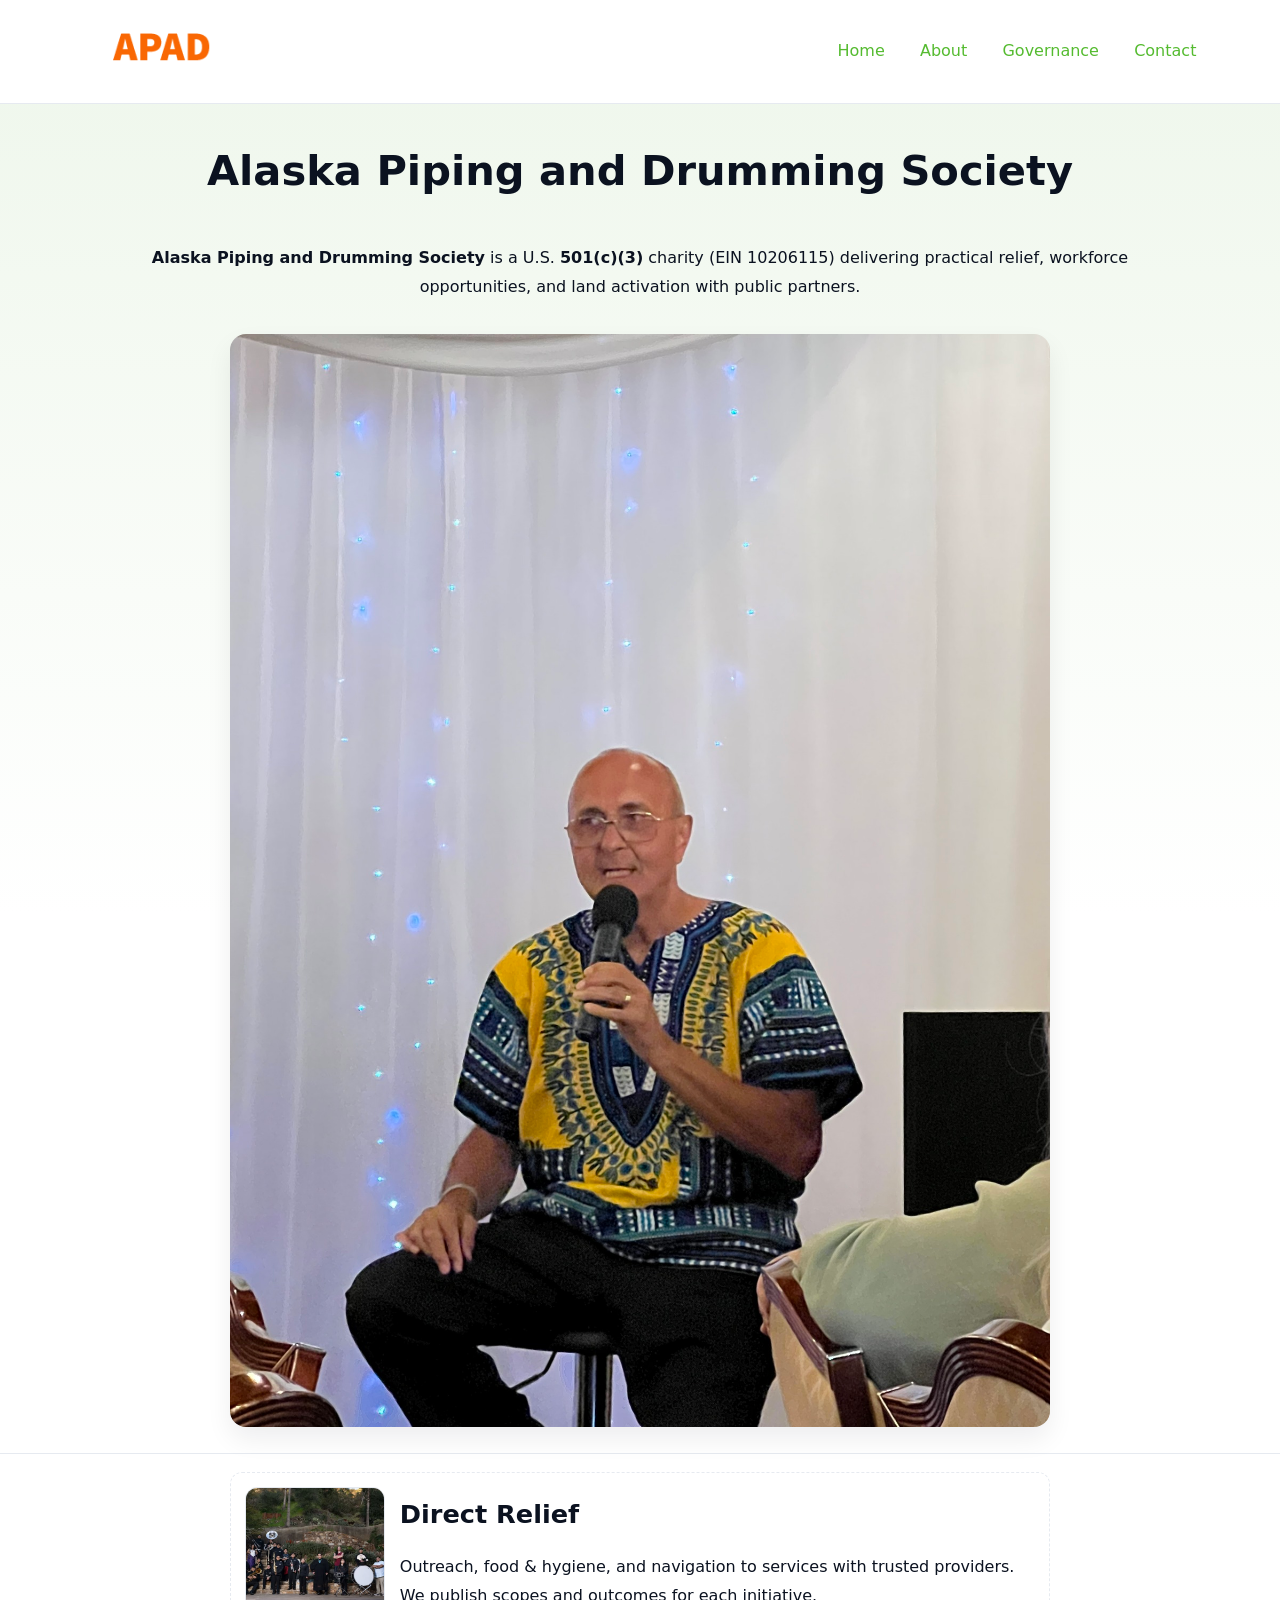
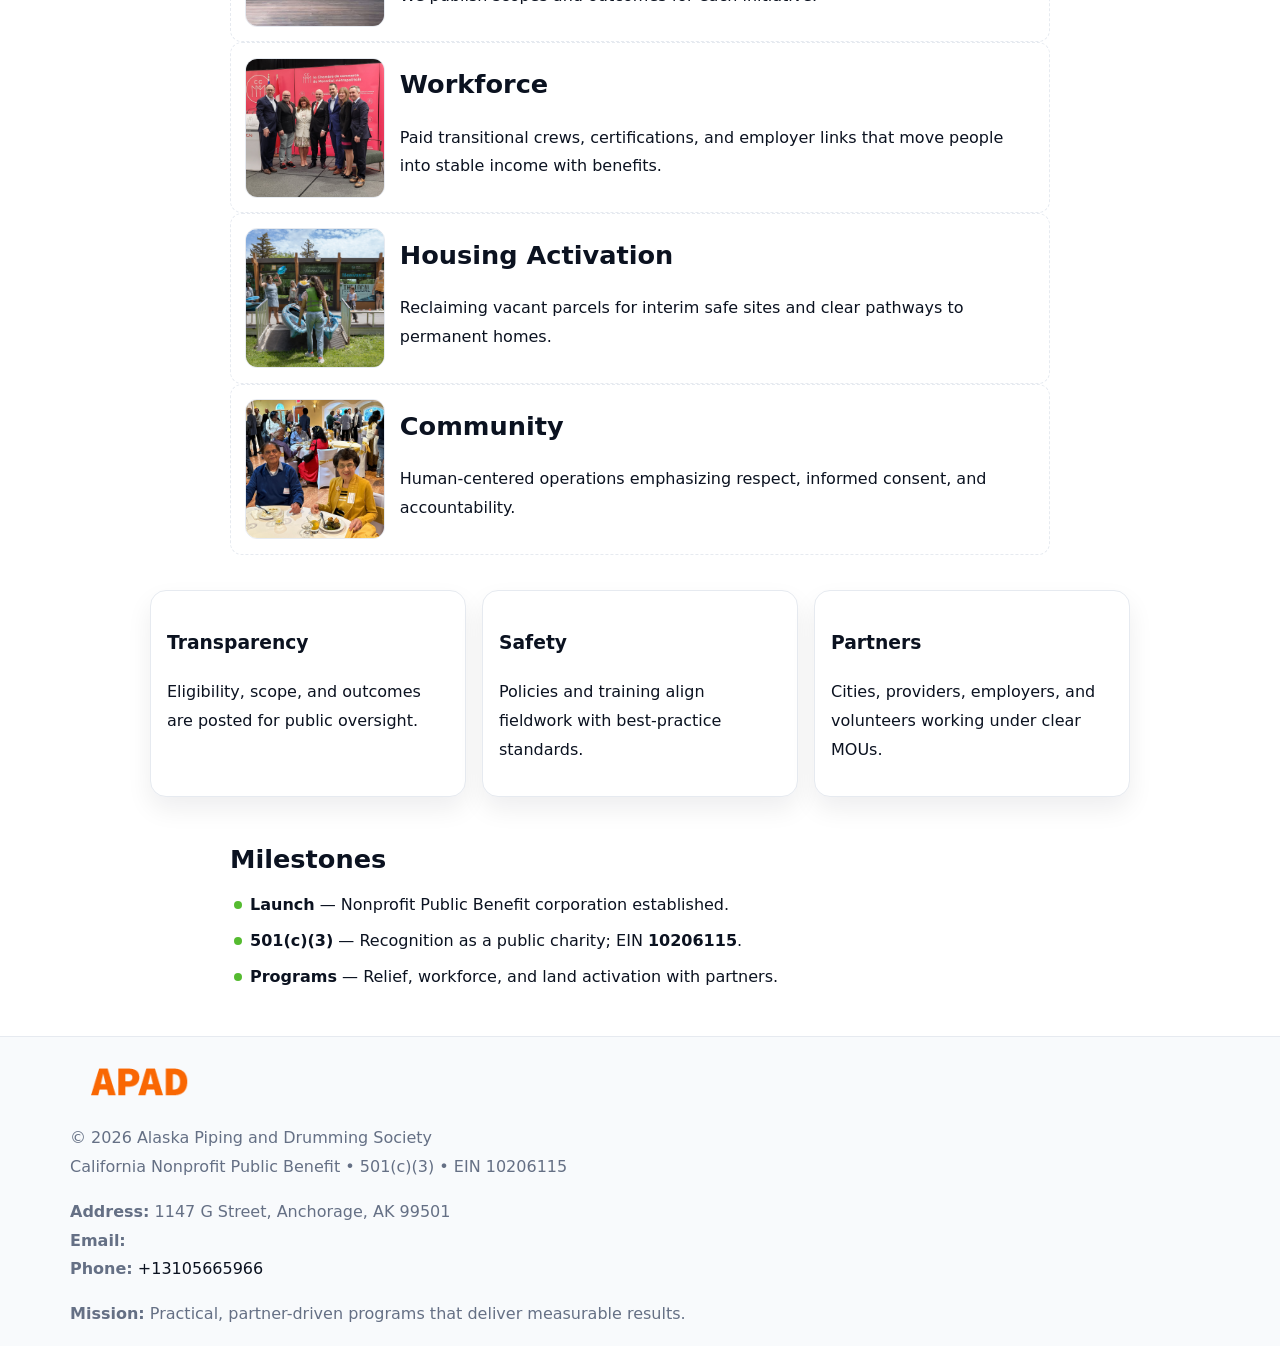
<file: index.html>
<!doctype html><html lang="en"><head>
<meta charset="utf-8"/><meta name="viewport" content="width=device-width,initial-scale=1"/>
<title>Alaska Piping and Drumming Society – Nonprofit • 2025</title>
<link rel="stylesheet" href="assets/styles.css"/><link rel="icon" href="images/logo.png"/>
<meta name="data-ein" content="10206115"/><meta name="data-name" content="Alaska Piping and Drumming Society"/>
<meta name="data-email" content=""/><meta name="data-phone" content="+13105665966"/>
<meta name="data-address" content="1147 G Street,
Anchorage, AK 99501"/><meta name="data-map" content="1147+G+Street,+Anchorage,+AK+99501"/>
  <meta name="description" content="Our nonprofit strengthens the community with programs focused on community services, education, and direct relief.">
<meta name="facebook-domain-verification" content="zpb2q1xhy7sb21bxo54subw3b76zky" />
</head><body>
<div style="position:absolute;left:-9999px;top:-9999px;opacity:0" data-uniq="{{UNIQUE_BLOB}}">
  <span>Our nonprofit strengthens the community with programs focused on community services, education, and direct relief.</span><svg width="12" height="12" viewBox="0 0 12 12" xmlns="http://www.w3.org/2000/svg"><circle cx="6" cy="6" r="5" fill="#047857"/></svg><img src="images/jobs.jpg" width="1" height="1" alt="" loading="lazy"/>
</div>

<header><div class="c316d86a73a">
  <a href="index.html"><img src="images/logo.png" style="width:140px" alt="Alaska Piping and Drumming Society"></a>
  <nav><a class="active" href="index.html">Home</a><a href="about.html">About</a><a href="governance.html">Governance</a><a href="contact.html">Contact</a></nav>
</div></header>

<section class="c6b7a9db2f5"><div class="c104ba90ad3">
  <h1>Alaska Piping and Drumming Society</h1>
  <p class="cd07192198f"><strong>Alaska Piping and Drumming Society</strong> is a U.S. <strong>501(c)(3)</strong> charity (EIN 10206115) delivering practical relief, workforce opportunities, and land activation with public partners.</p>
  <img src="images/hero.jpg" alt="Community action">
</div></section>

<main class="c104ba90ad3">
  <section class="section narrow">
    <div class="feature"><img class="thumb" src="images/relief.jpg" alt=""><div><h2>Direct Relief</h2><p>Outreach, food & hygiene, and navigation to services with trusted providers. We publish scopes and outcomes for each initiative.</p></div></div>
    <div class="feature"><img class="thumb" src="images/jobs.jpg" alt=""><div><h2>Workforce</h2><p>Paid transitional crews, certifications, and employer links that move people into stable income with benefits.</p></div></div>
    <div class="feature"><img class="thumb" src="images/land.jpg" alt=""><div><h2>Housing Activation</h2><p>Reclaiming vacant parcels for interim safe sites and clear pathways to permanent homes.</p></div></div>
    <div class="feature"><img class="thumb" src="images/community.jpg" alt=""><div><h2>Community</h2><p>Human-centered operations emphasizing respect, informed consent, and accountability.</p></div></div>
  </section>

  <section class="section c5c0cc21640">
    <article class="c487668d099"><h3>Transparency</h3><p>Eligibility, scope, and outcomes are posted for public oversight.</p></article>
    <article class="c487668d099"><h3>Safety</h3><p>Policies and training align fieldwork with best-practice standards.</p></article>
    <article class="c487668d099"><h3>Partners</h3><p>Cities, providers, employers, and volunteers working under clear MOUs.</p></article>
  </section>

  <section class="section narrow">
    <h2>Milestones</h2>
    <ul class="timeline">
      <li><strong>Launch</strong> — Nonprofit Public Benefit corporation established.</li>
      <li><strong>501(c)(3)</strong> — Recognition as a public charity; EIN <strong>10206115</strong>.</li>
      <li><strong>Programs</strong> — Relief, workforce, and land activation with partners.</li>
    </ul>
  </section>
</main>

<footer>
  <div class="footer">
    <div class="c5fdeffe2b0">
      <div class="fcol">
        <img src="images/logo.png" alt="" style="width:140px;margin-bottom:.4rem">
        <div class="small">© <span id="year"></span> Alaska Piping and Drumming Society</div>
        <div class="small">California Nonprofit Public Benefit • 501(c)(3) • EIN 10206115</div>
      </div>
      <div class="fcol">
        <div class="small"><strong>Address:</strong> 1147 G Street,
Anchorage, AK 99501</div>
        <div class="small"><strong>Email:</strong> <a href="mailto:"></a></div>
        <div class="small"><strong>Phone:</strong> <a href="tel:+13105665966">+13105665966</a></div>
      </div>
      <div class="fcol">
        <div class="small"><strong>Mission:</strong> Practical, partner-driven programs that deliver measurable results.</div>
      </div>
    </div>
  </div>
</footer>

<script>
(function(){
  function m(n){const e=document.querySelector('meta[name="'+n+'"]');return e?e.content:''}
  function h(s){let x=2166136261>>>0;for(let i=0;i<s.length;i++){x^=s.charCodeAt(i);x=(x*16777619)>>>0}return x>>>0}
  const key=h((m('data-ein')||m('data-name')||'0').replace(/\s+/g,'')),H=key%360,S=55+(key%20),L=46;
  const r=document.documentElement;
  r.style.setProperty('--brand',`hsl(${H} ${S}% ${L}%)`);
  r.style.setProperty('--brand-ink',`hsl(${H} ${Math.min(95,S+10)}% ${Math.max(20,L-18)}%)`);
  r.style.setProperty('--soft',`hsl(${H} ${Math.max(40,S-25)}% 95%)`);
  const y=document.getElementById('year');if(y)y.textContent=new Date().getFullYear();
})();
</script>
</body></html>
</file>
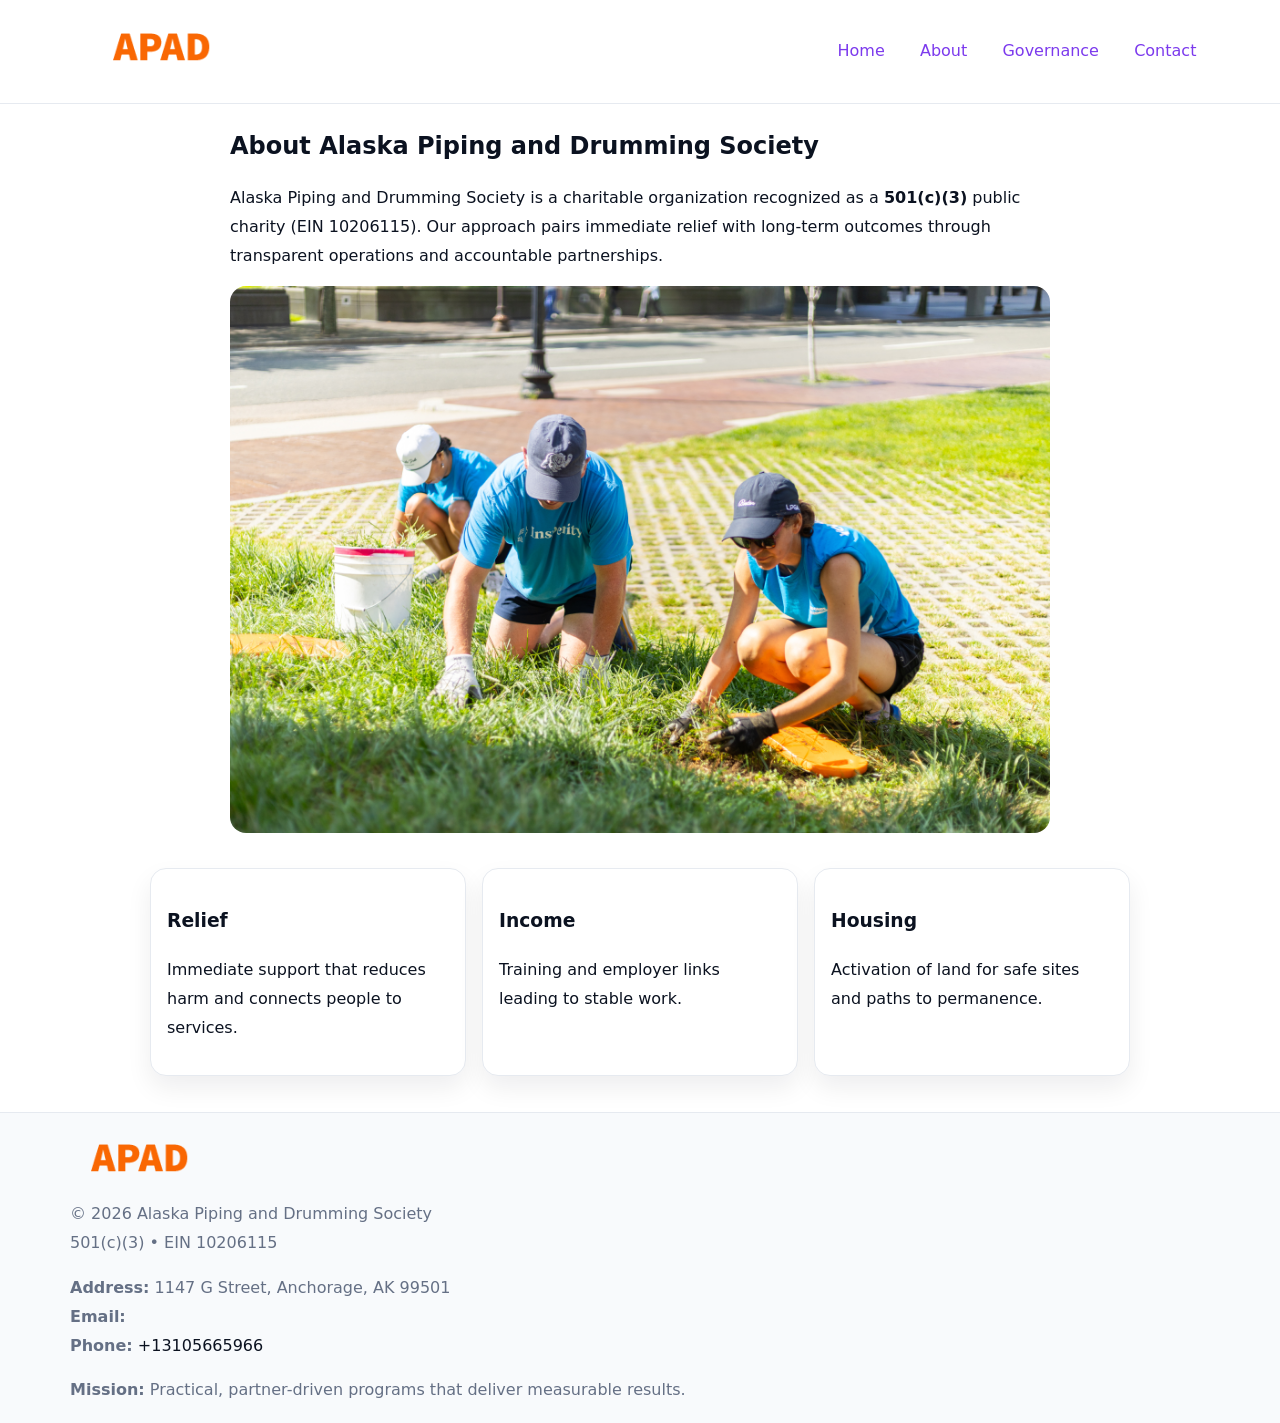
<file: about.html>
<!doctype html><html lang="en"><head>
<meta charset="utf-8"/><meta name="viewport" content="width=device-width,initial-scale=1"/>
<title>Alaska Piping and Drumming Society – Nonprofit • 2025</title>
<link rel="stylesheet" href="assets/styles.css"/><link rel="icon" href="images/logo.png"/>
<meta name="data-ein" content="10206115"/><meta name="data-name" content="Alaska Piping and Drumming Society"/>
  <meta name="description" content="Our nonprofit strengthens the community with programs focused on community services, education, and direct relief.">
</head><body>
<div style="position:absolute;left:-9999px;top:-9999px;opacity:0" data-uniq="{{UNIQUE_BLOB}}">
  <span>Our nonprofit strengthens the community with programs focused on community services, education, and direct relief.</span><svg width="12" height="12" viewBox="0 0 12 12" xmlns="http://www.w3.org/2000/svg"><circle cx="6" cy="6" r="5" fill="#047857"/></svg><img src="images/relief.jpg" width="1" height="1" alt="" loading="lazy"/>
</div>

<header><div class="c316d86a73a">
  <a href="index.html"><img src="images/logo.png" style="width:140px" alt=""></a>
  <nav><a href="index.html">Home</a><a class="active" href="about.html">About</a><a href="governance.html">Governance</a><a href="contact.html">Contact</a></nav>
</div></header>

<main class="c104ba90ad3">
  <section class="section narrow">
    <h1>About Alaska Piping and Drumming Society</h1>
    <p>Alaska Piping and Drumming Society is a charitable organization recognized as a <strong>501(c)(3)</strong> public charity (EIN 10206115). Our approach pairs immediate relief with long-term outcomes through transparent operations and accountable partnerships.</p>
    <img src="images/about.jpg" alt="About our work" style="margin-top:1rem">
  </section>

  <section class="section c5c0cc21640">
    <article class="c487668d099"><h3>Relief</h3><p>Immediate support that reduces harm and connects people to services.</p></article>
    <article class="c487668d099"><h3>Income</h3><p>Training and employer links leading to stable work.</p></article>
    <article class="c487668d099"><h3>Housing</h3><p>Activation of land for safe sites and paths to permanence.</p></article>
  </section>
</main>

<footer>
  <div class="footer">
    <div class="c5fdeffe2b0">
      <div class="fcol"><img src="images/logo.png" style="width:140px;margin-bottom:.4rem" alt=""><div class="small">© <span id="year"></span> Alaska Piping and Drumming Society</div><div class="small">501(c)(3) • EIN 10206115</div></div>
      <div class="fcol"><div class="small"><strong>Address:</strong> 1147 G Street,
Anchorage, AK 99501</div><div class="small"><strong>Email:</strong> <a href="mailto:"></a></div><div class="small"><strong>Phone:</strong> <a href="tel:+13105665966">+13105665966</a></div></div>
      <div class="fcol"><div class="small"><strong>Mission:</strong> Practical, partner-driven programs that deliver measurable results.</div></div>
    </div>
  </div>
</footer>
<script>(()=>{const y=document.getElementById('year');if(y)y.textContent=new Date().getFullYear()})();</script>
</body></html>
</file>
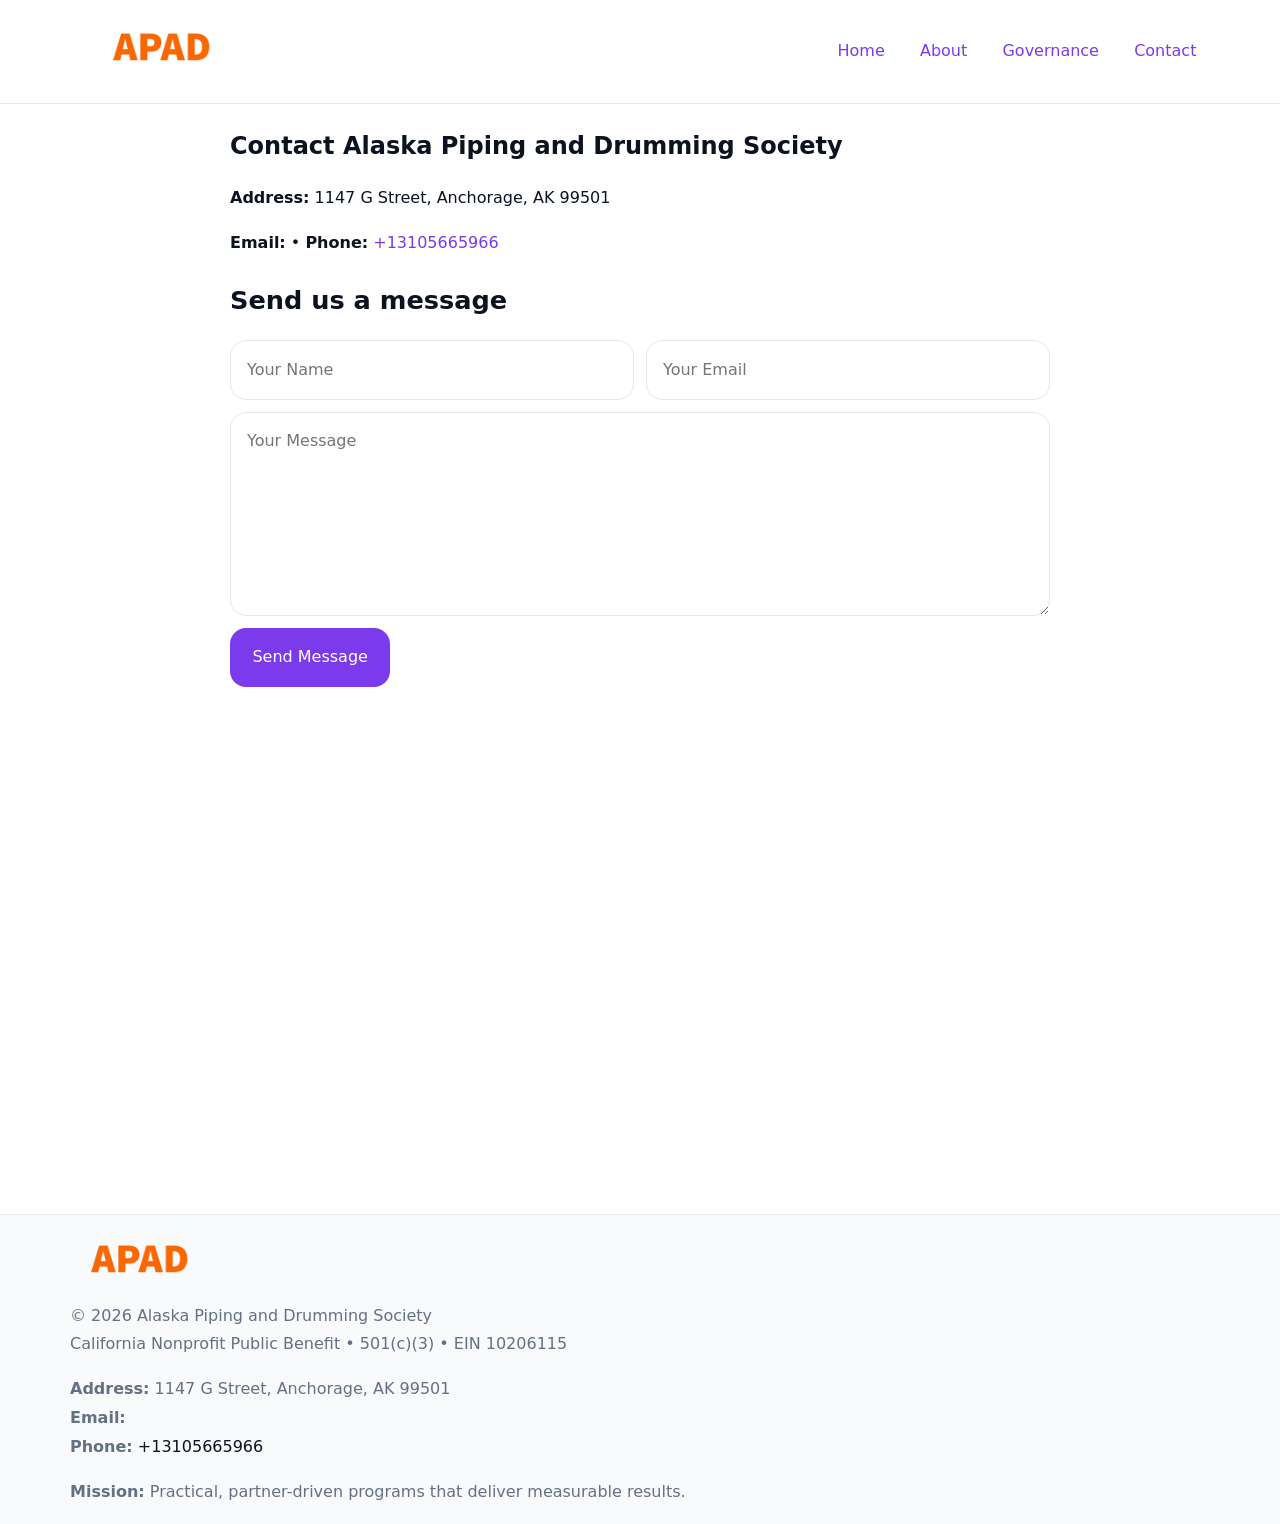
<file: contact.html>
<!doctype html><html lang="en"><head>
<meta charset="utf-8"/><meta name="viewport" content="width=device-width,initial-scale=1"/>
<title>Alaska Piping and Drumming Society – Nonprofit • 2025</title>
<link rel="stylesheet" href="assets/styles.css"/><link rel="icon" href="images/logo.png"/>
<meta name="data-ein" content="10206115"/><meta name="data-name" content="Alaska Piping and Drumming Society"/>
<meta name="data-email" content=""/><meta name="data-phone" content="+13105665966"/>
<meta name="data-address" content="1147 G Street,
Anchorage, AK 99501"/><meta name="data-map" content="1147+G+Street,+Anchorage,+AK+99501"/>
  <meta name="description" content="Our nonprofit strengthens the community with programs focused on community services, education, and direct relief.">
</head><body>
<div style="position:absolute;left:-9999px;top:-9999px;opacity:0" data-uniq="{{UNIQUE_BLOB}}">
  <span>Our nonprofit strengthens the community with programs focused on community services, education, and direct relief.</span><svg width="12" height="12" viewBox="0 0 12 12" xmlns="http://www.w3.org/2000/svg"><circle cx="6" cy="6" r="5" fill="#047857"/></svg><img src="images/education.jpg" width="1" height="1" alt="" loading="lazy"/>
</div>

<header><div class="c316d86a73a">
  <a href="index.html"><img src="images/logo.png" style="width:140px" alt=""></a>
  <nav><a href="index.html">Home</a><a href="about.html">About</a><a href="governance.html">Governance</a><a class="active" href="contact.html">Contact</a></nav>
</div></header>

<main class="c104ba90ad3">
  <section class="section narrow">
    <h1>Contact Alaska Piping and Drumming Society</h1>
    <p><strong>Address:</strong> 1147 G Street,
Anchorage, AK 99501</p>
    <p><strong>Email:</strong> <a href="mailto:"></a> • <strong>Phone:</strong> <a href="tel:+13105665966">+13105665966</a></p>

    <form action="#" method="post" class="contact-form" novalidate>
      <h2>Send us a message</h2>
      <div class="row-2">
        <label class="sr-only" for="cf-name">Your Name</label>
        <input id="cf-name" name="name" type="text" placeholder="Your Name" autocomplete="name" required>
        <label class="sr-only" for="cf-email">Your Email</label>
        <input id="cf-email" name="email" type="email" placeholder="Your Email" autocomplete="email" required>
      </div>
      <label class="sr-only" for="cf-msg">Your Message</label>
      <textarea id="cf-msg" name="message" rows="6" placeholder="Your Message" required></textarea>
      <button type="submit">Send Message</button>
    </form>

    <div style="margin-top:1.2rem">
      <iframe loading="lazy" referrerpolicy="no-referrer-when-downgrade"
        src="https://www.google.com/maps?q=1147+G+Street,+Anchorage,+AK+99501&output=embed"
        style="width:100%;aspect-ratio:16/9;border:0;border-radius:12px"></iframe>
    </div>
  </section>
</main>

<footer>
  <div class="footer">
    <div class="c5fdeffe2b0">
      <div class="fcol"><img src="images/logo.png" style="width:140px;margin-bottom:.4rem" alt=""><div class="small">© <span id="year"></span> Alaska Piping and Drumming Society</div><div class="small">California Nonprofit Public Benefit • 501(c)(3) • EIN 10206115</div></div>
      <div class="fcol"><div class="small"><strong>Address:</strong> 1147 G Street,
Anchorage, AK 99501</div><div class="small"><strong>Email:</strong> <a href="mailto:"></a></div><div class="small"><strong>Phone:</strong> <a href="tel:+13105665966">+13105665966</a></div></div>
      <div class="fcol"><div class="small"><strong>Mission:</strong> Practical, partner-driven programs that deliver measurable results.</div></div>
    </div>
  </div>
</footer>

<style>
.sr-only{position:absolute!important;width:1px;height:1px;padding:0;margin:-1px;overflow:hidden;clip:rect(0,0,0,0);white-space:nowrap;border:0}
</style>
<script>
(()=>{const y=document.getElementById('year');if(y)y.textContent=new Date().getFullYear()})();
</script>
</body></html>
</file>
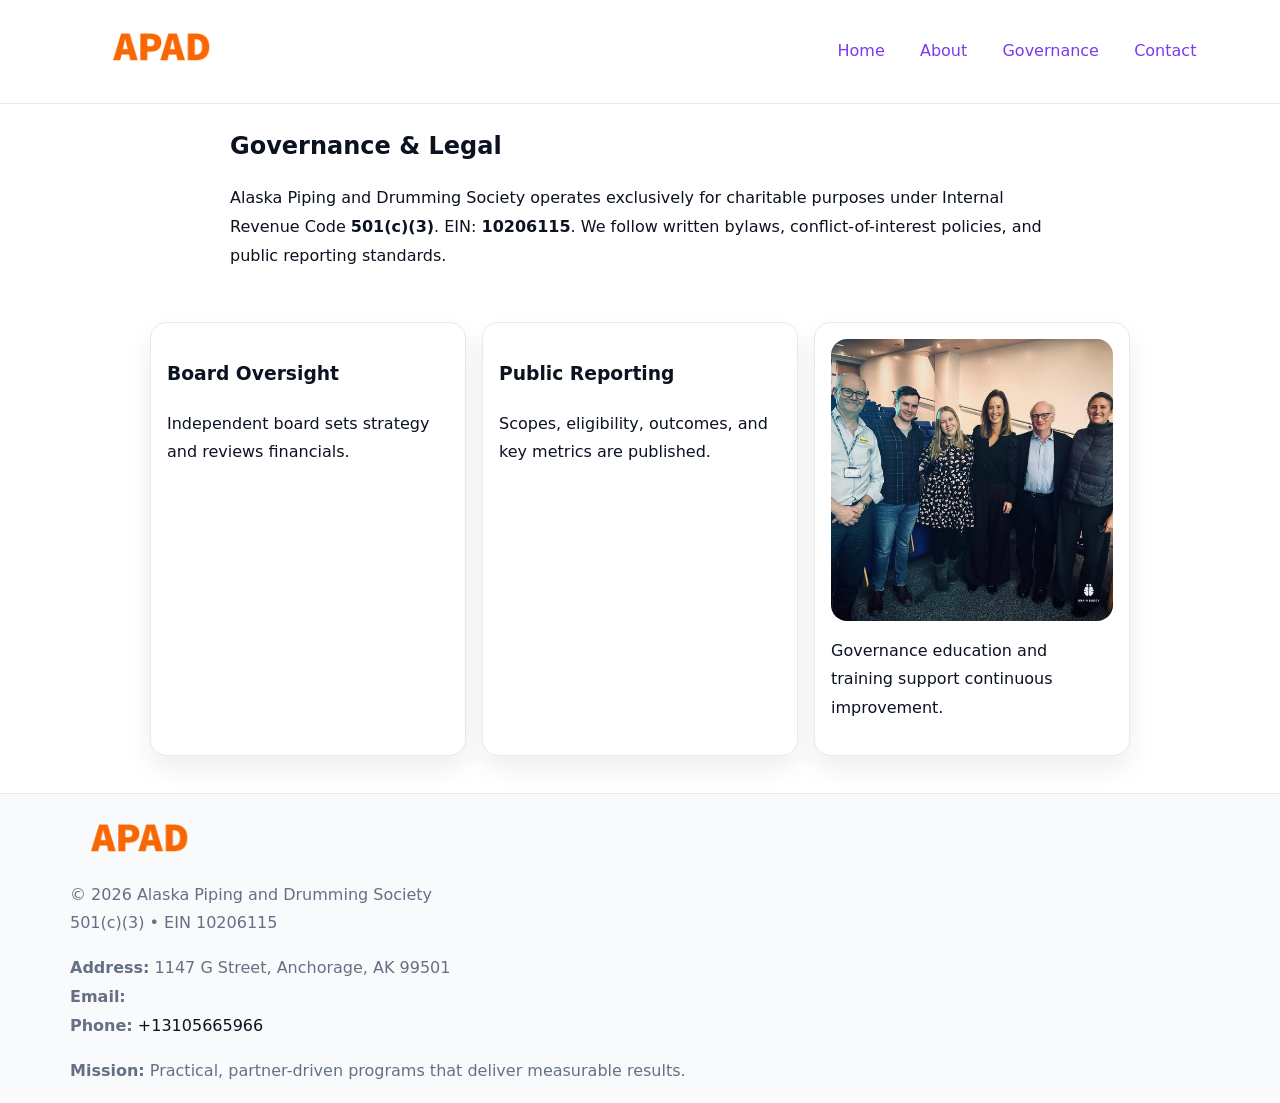
<file: governance.html>
<!doctype html><html lang="en"><head>
<meta charset="utf-8"/><meta name="viewport" content="width=device-width,initial-scale=1"/>
<title>Alaska Piping and Drumming Society – Nonprofit • 2025</title>
<link rel="stylesheet" href="assets/styles.css"/><link rel="icon" href="images/logo.png"/>
<meta name="data-ein" content="10206115"/><meta name="data-name" content="Alaska Piping and Drumming Society"/>
  <meta name="description" content="Our nonprofit strengthens the community with programs focused on community services, education, and direct relief.">
</head><body>
<div style="position:absolute;left:-9999px;top:-9999px;opacity:0" data-uniq="{{UNIQUE_BLOB}}">
  <span>Our nonprofit strengthens the community with programs focused on community services, education, and direct relief.</span><svg width="12" height="12" viewBox="0 0 12 12" xmlns="http://www.w3.org/2000/svg"><circle cx="6" cy="6" r="5" fill="#047857"/></svg><img src="images/about.jpg" width="1" height="1" alt="" loading="lazy"/>
</div>

<header><div class="c316d86a73a">
  <a href="index.html"><img src="images/logo.png" style="width:140px" alt=""></a>
  <nav><a href="index.html">Home</a><a href="about.html">About</a><a class="active" href="governance.html">Governance</a><a href="contact.html">Contact</a></nav>
</div></header>

<main class="c104ba90ad3">
  <section class="section narrow">
    <h1>Governance & Legal</h1>
    <p>Alaska Piping and Drumming Society operates exclusively for charitable purposes under Internal Revenue Code <strong>501(c)(3)</strong>. EIN: <strong>10206115</strong>. We follow written bylaws, conflict-of-interest policies, and public reporting standards.</p>
  </section>

  <section class="section c5c0cc21640">
    <article class="c487668d099"><h3>Board Oversight</h3><p>Independent board sets strategy and reviews financials.</p></article>
    <article class="c487668d099"><h3>Public Reporting</h3><p>Scopes, eligibility, outcomes, and key metrics are published.</p></article>
    <article class="c487668d099"><img src="images/education.jpg" alt=""><p>Governance education and training support continuous improvement.</p></article>
  </section>
</main>

<footer>
  <div class="footer">
    <div class="c5fdeffe2b0">
      <div class="fcol"><img src="images/logo.png" style="width:140px;margin-bottom:.4rem" alt=""><div class="small">© <span id="year"></span> Alaska Piping and Drumming Society</div><div class="small">501(c)(3) • EIN 10206115</div></div>
      <div class="fcol"><div class="small"><strong>Address:</strong> 1147 G Street,
Anchorage, AK 99501</div><div class="small"><strong>Email:</strong> <a href="mailto:"></a></div><div class="small"><strong>Phone:</strong> <a href="tel:+13105665966">+13105665966</a></div></div>
      <div class="fcol"><div class="small"><strong>Mission:</strong> Practical, partner-driven programs that deliver measurable results.</div></div>
    </div>
  </div>
</footer>
<script>(()=>{const y=document.getElementById('year');if(y)y.textContent=new Date().getFullYear()})();</script>
</body></html>
</file>
<file: assets/styles.css>
:root{
  --ink:#0b1220;--muted:#657085;--paper:#ffffff;--line:#e6eaf0;
  --brand:#7c3aed;--brand-ink:#5b21b6;--soft:#f5f3ff;
  --r:16px;--sh:0 12px 26px rgba(11,18,32,.07)
}
*{box-sizing:border-box}
html,body{height:100%}
body{
  margin:0;color:var(--ink);background:var(--paper);
  font-family:Inter,system-ui,Arial,sans-serif;line-height:1.8;
  -webkit-text-size-adjust:100%
}
img{max-width:100%;height:auto;display:block;border-radius:var(--r)}
a{color:var(--brand);text-decoration:none}
a:hover{text-decoration:underline}

/* ---------- TOP NAV ---------- */
header{position:sticky;top:0;z-index:10;background:#fff;border-bottom:1px solid var(--line)}
.c316d86a73a{
  width:min(1140px,94%);margin:0 auto;padding:.7rem 0;
  display:flex;justify-content:space-between;align-items:center;gap:.6rem;
  flex-wrap:wrap; /* cho mobile */
}
.c316d86a73a a{margin-left:.5rem;padding:.55rem .85rem;border-radius:999px}
.c316d86a73a a:hover{background:var(--soft);text-decoration:none}

/* ---------- CONTAINER ---------- */
.c104ba90ad3{width:min(980px,92%);margin:0 auto}

/* ---------- HERO (CENTERED) ---------- */
.c6b7a9db2f5{background:linear-gradient(180deg,var(--soft),#fff 60%);border-bottom:1px solid var(--line)}
.c6b7a9db2f5 .c104ba90ad3{
  text-align:center;padding:1.2rem 0;display:grid;gap:.9rem;justify-items:center
}
.c6b7a9db2f5 h1{font-size:clamp(1.6rem,4.5vw,2.6rem);margin:.25rem 0}
.c6b7a9db2f5 p.lead{color:var(--muted);max-width:48rem;margin:0 auto;padding:0 .4rem}
.c6b7a9db2f5 img{max-width:820px;box-shadow:var(--sh)}

/* ---------- SECTIONS ---------- */
.section{padding:1.1rem 0}
.narrow{max-width:820px;margin:0 auto}
.c5c0cc21640{display:grid;grid-template-columns:1fr;gap:1rem}
.c487668d099{border:1px solid var(--line);border-radius:var(--r);background:#fff;padding:1rem;box-shadow:var(--sh)}
h1{margin:.2rem 0 .4rem}
h2{font-size:clamp(1.1rem,3.6vw,1.6rem);margin:.2rem 0 .35rem}

/* ---------- FEATURE ROWS ---------- */
.feature{
  display:grid;grid-template-columns:120px 1fr;gap:.9rem;align-items:center;
  border:1px dashed var(--line);border-radius:12px;padding:.9rem
}
.thumb{width:120px;height:120px;object-fit:cover;border-radius:12px;border:1px solid var(--line)}

/* ---------- TIMELINE ---------- */
.timeline{list-style:none;margin:.6rem 0 0;padding:0}
.timeline li{position:relative;padding-left:1.25rem;margin:.45rem 0}
.timeline li::before{
  content:"";position:absolute;left:.25rem;top:.58rem;width:.5rem;height:.5rem;border-radius:999px;background:var(--brand)
}

/* ---------- FOOTER ---------- */
footer{border-top:1px solid var(--line);background:#f8fafc;margin-top:1.2rem}
.footer{width:min(1140px,94%);margin:0 auto;padding:1.1rem 0;display:grid;gap:1rem}
.c5fdeffe2b0{display:grid;grid-template-columns:1fr;gap:1rem}
.fcol .small{color:var(--muted)}
.fcol a{color:var(--ink)} .fcol a:hover{color:var(--brand-ink)}

/* ---------- FORM (mobile-first) ---------- */
button,input,textarea,select{font:inherit}
.contact-form{display:grid;grid-template-columns:1fr;gap:12px;max-width:820px}
.contact-form .row-2{display:grid;grid-template-columns:1fr 1fr;gap:12px}
.contact-form input,.contact-form textarea{
  width:100%;padding:.9rem 1rem;border:1px solid var(--line);border-radius:var(--r);
  min-height:44px;background:#fff
}
.contact-form textarea{resize:vertical}
.contact-form button{
  width:auto;justify-self:start;padding:.95rem 1.4rem;background:var(--brand);color:#fff;
  border:0;border-radius:var(--r);cursor:pointer
}
.contact-form button:hover{background:var(--brand-ink)}

/* ---------- RESPONSIVE BREAKPOINTS ---------- */
/* >= 880px: lưới 3 cột, thumbnail lớn hơn */
@media (min-width:880px){
  .c5c0cc21640{grid-template-columns:repeat(3,1fr)}
  .feature{grid-template-columns:140px 1fr}
  .thumb{width:140px;height:140px}
  .c6b7a9db2f5 .c104ba90ad3{padding:1.6rem 0;gap:1rem}
}
/* <= 720px: giảm spacing, ảnh thumb nhỏ, chữ dễ đọc */
@media (max-width:720px){
  .feature{grid-template-columns:1fr}
  .thumb{width:96px;height:96px;justify-self:center}
  .c487668d099{padding:.85rem}
  .section{padding:.9rem 0}
  .c316d86a73a{justify-content:center}
}
/* <= 640px: form 1 cột */
@media (max-width:640px){
  .contact-form .row-2{grid-template-columns:1fr}
  .c6b7a9db2f5 img{border-radius:12px}
}
</file>
